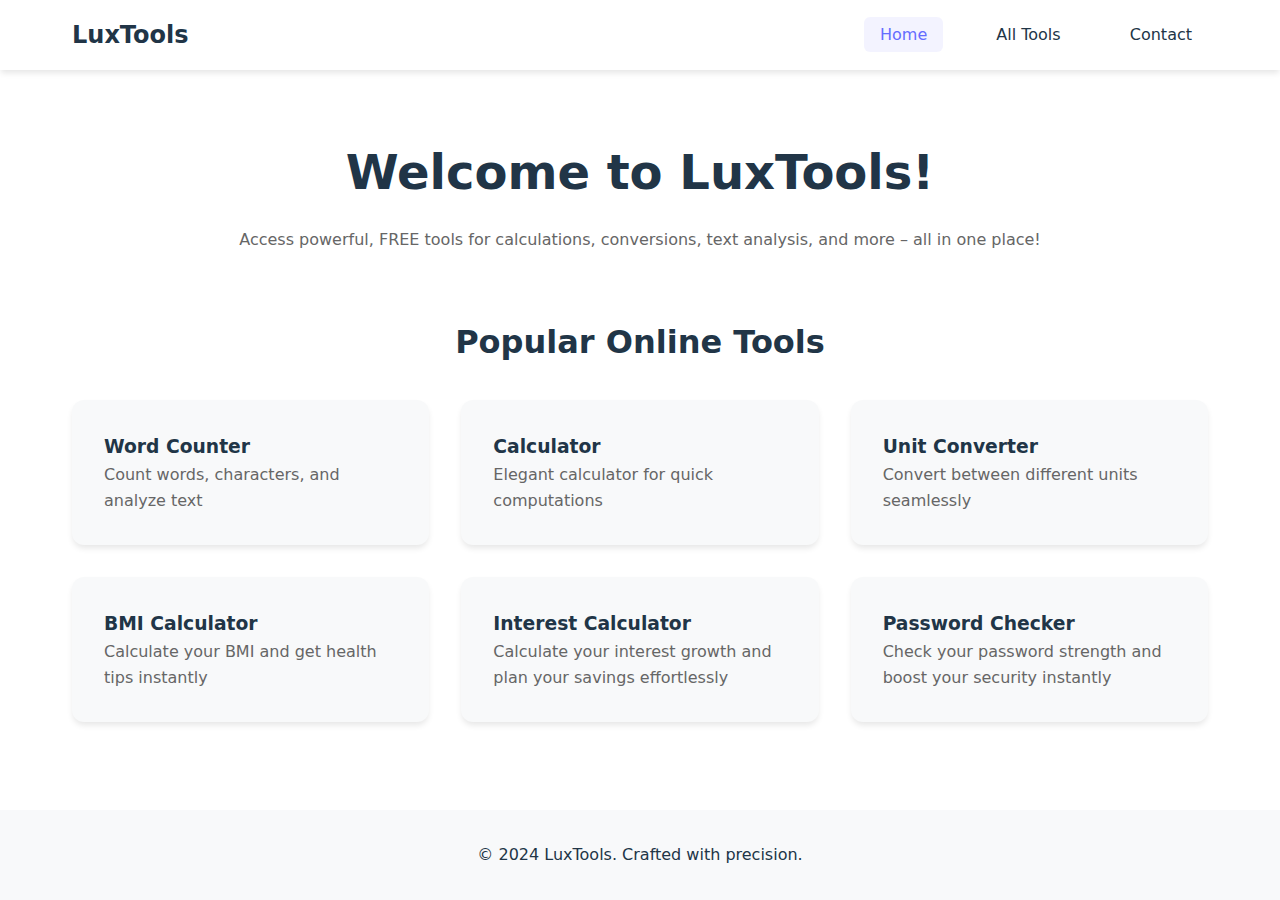
<file: index.html>
<!DOCTYPE html>
<html lang="en">
  <head>
    <script async src="https://pagead2.googlesyndication.com/pagead/js/adsbygoogle.js?client=ca-pub-8052820270994212"
     crossorigin="anonymous"></script>
    <meta name="google-site-verification" content="cn7usor6H_YlYaBcLwwYcyIqjOStj1mydR5bAt7OaoE" />
    <meta charset="UTF-8" />
    <meta name="viewport" content="width=device-width, initial-scale=1.0" />
    <title>LuxTools – Best Free Online Tools for Calculations, Conversions, Text Analysis & More</title>
    <meta name="description" content="LuxTools offers the best free online tools for calculations, conversions, text analysis, and more. Enjoy fast, accurate, and easy-to-use tools designed to simplify your daily tasks — completely free.">
    <link rel="stylesheet" href="style.css">
    <link rel="icon" type="image/jpg" alt="LuxTools Icon - Free online tools for calculations, conversions, text analysis & more" href="./img/luxtools-icon.jpg">
  </head>
  <body>
    <div id="app">
      <header>
        <nav>
            <div class="logo">
                <a href="index.html">LuxTools</a>
              </div>
          <div class="nav-links">
            <a href="/" class="active">Home</a>
            <a href="tools.html">All Tools</a>
            <a href="contact.html">Contact</a>
          </div>
        </nav>
      </header>
      
      <main class="home">
        <h1>Welcome to LuxTools!</h1>
        <p class="subtitle">Access powerful, FREE tools for calculations, conversions, text analysis, and more – all in one place!</p>

        <h2 class="section-title">Popular Online Tools</h2>
        
        <div class="tools-grid">
          <a href="word-counter.html" class="tool-card">
            <h3>Word Counter</h3>
            <p>Count words, characters, and analyze text</p>
          </a>
          
          <a href="calculator.html" class="tool-card">
            <h3>Calculator</h3>
            <p>Elegant calculator for quick computations</p>
          </a>
          
          <a href="unit-converter.html" class="tool-card">
            <h3>Unit Converter</h3>
            <p>Convert between different units seamlessly</p>
          </a>

          <a href="bmi-calculator.html" class="tool-card">
            <h3>BMI Calculator</h3>
            <p>Calculate your BMI and get health tips instantly</p>
          </a>

          <a href="interest-calculator.html" class="tool-card">
            <h3>Interest Calculator</h3>
            <p>Calculate your interest growth and plan your savings effortlessly</p>
          </a>

          <a href="password-checker.html" class="tool-card">
            <h3>Password Checker</h3>
            <p>Check your password strength and boost your security instantly</p>
          </a>
        </div>
      </main>
      
      <footer>
        <p>© 2024 LuxTools. Crafted with precision.</p>
      </footer>
    </div>
    <script type="text/javascript">
      var infolinks_pid = 3430333;
      var infolinks_wsid = 0;
      </script>
      <script type="text/javascript" src="//resources.infolinks.com/js/infolinks_main.js"></script>
  </body>
</html>
</file>
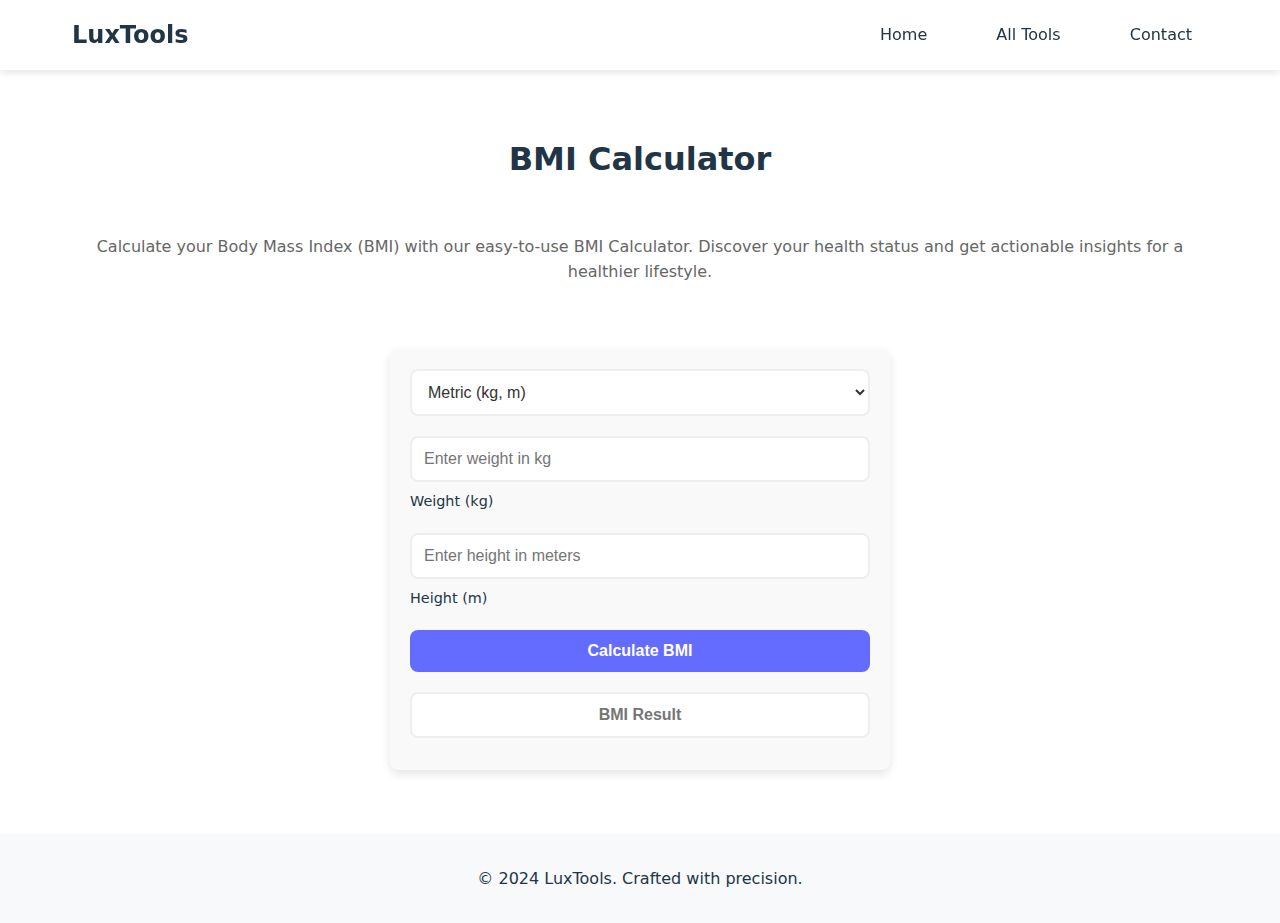
<file: bmi-calculator.html>
<!DOCTYPE html>
<html lang="en">
<head>
    <script async src="https://pagead2.googlesyndication.com/pagead/js/adsbygoogle.js?client=ca-pub-8052820270994212"
     crossorigin="anonymous"></script>
    <meta charset="UTF-8">
    <meta name="viewport" content="width=device-width, initial-scale=1.0">
    <title>BMI Calculator | LuxTools</title>
    <link rel="stylesheet" href="style.css">
    <link rel="icon" type="image/jpg" alt="LuxTools Icon - Free online tools for calculations, conversions, text analysis & more" href="./img/luxtools-icon.jpg">
</head>
<body>
    <div id="app">
        <header>
            <nav>
                <div class="logo">
                    <a href="index.html">LuxTools</a>
                </div>
                <div class="nav-links">
                    <a href="/">Home</a>
                    <a href="tools.html">All Tools</a>
                    <a href="contact.html">Contact</a>
                </div>
            </nav>
        </header>

        <main class="tool-page">
            <h1 class="centered-title">BMI Calculator</h1>
            <p class="subtitle">Calculate your Body Mass Index (BMI) with our easy-to-use BMI Calculator. Discover your health status and get actionable insights for a healthier lifestyle.</p>
            <div class="calculator">
                <select id="unit-type">
                    <option value="metric">Metric (kg, m)</option>
                    <option value="imperial">Imperial (lbs, in)</option>
                </select>

                <div class="input-group">
                    <input type="number" id="weight" placeholder="Enter your weight">
                    <label id="weight-label">Weight (kg)</label>
                </div>

                <div class="input-group">
                    <input type="number" id="height" placeholder="Enter your height">
                    <label id="height-label">Height (m)</label>
                </div>

                <button id="calculate-btn">Calculate BMI</button>

                <div class="input-group">
                    <input type="text" id="bmi-result" placeholder="BMI Result" readonly>
                    <label id="bmi-advice" class="bmi-advice"></label>
                </div>
            </div>
        </main>

        <footer>
            <p>© 2024 LuxTools. Crafted with precision.</p>
        </footer>
    </div>

    <script src="bmi-calculator.js"></script>
    <script type="text/javascript">
var infolinks_pid = 3430333;
var infolinks_wsid = 0;
</script>
<script type="text/javascript" src="//resources.infolinks.com/js/infolinks_main.js"></script>
</body>
</html>
</file>
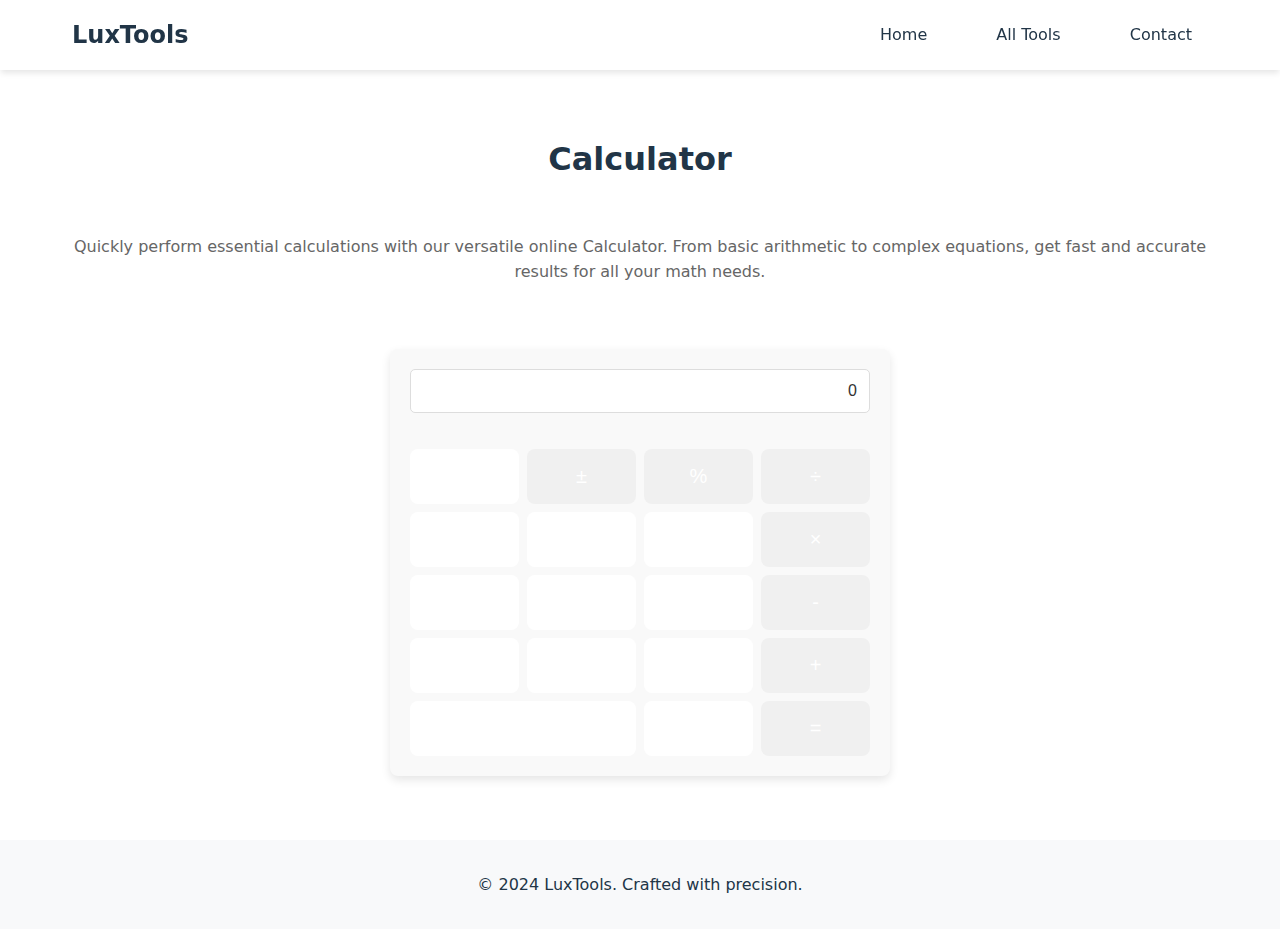
<file: calculator.html>
<!DOCTYPE html>
<html lang="en">
  <head>
    <script async src="https://pagead2.googlesyndication.com/pagead/js/adsbygoogle.js?client=ca-pub-8052820270994212"
     crossorigin="anonymous"></script>
    <meta charset="UTF-8" />
    <meta name="viewport" content="width=device-width, initial-scale=1.0" />
    <title>Calculator | LuxTools</title>
    <link rel="stylesheet" href="style.css">
    <link rel="icon" type="image/jpg" alt="LuxTools Icon - Free online tools for calculations, conversions, text analysis & more" href="./img/luxtools-icon.jpg">
  </head>
  <body>
    <div id="app">
        <header>
            <nav>
                <div class="logo">
                    <a href="index.html">LuxTools</a>
                  </div>
              <div class="nav-links">
                <a href="/">Home</a>
                <a href="tools.html">All Tools</a>
                <a href="contact.html">Contact</a>
              </div>
            </nav>
          </header>
      
      <main class="tool-page">
        <h1 class="centered-title">Calculator</h1>
        <p class="subtitle">Quickly perform essential calculations with our versatile online Calculator. From basic arithmetic to complex equations, get fast and accurate results for all your math needs.</p>
        <div class="calculator">
          <div class="display">
            <input type="text" id="calc-display" readonly>
          </div>
          <div class="keypad">
            <button class="clear">C</button>
            <button class="operator">±</button>
            <button class="operator">%</button>
            <button class="operator">÷</button>
            <button>7</button>
            <button>8</button>
            <button>9</button>
            <button class="operator">×</button>
            <button>4</button>
            <button>5</button>
            <button>6</button>
            <button class="operator">-</button>
            <button>1</button>
            <button>2</button>
            <button>3</button>
            <button class="operator">+</button>
            <button class="wide">0</button>
            <button>.</button>
            <button class="operator">=</button>
          </div>
        </div>
      </main>
      
      <footer>
        <p>© 2024 LuxTools. Crafted with precision.</p>
      </footer>
    </div>
    <script src="calculator.js"></script>
    <script type="text/javascript">
var infolinks_pid = 3430333;
var infolinks_wsid = 0;
</script>
<script type="text/javascript" src="//resources.infolinks.com/js/infolinks_main.js"></script>
  </body>
</html>
</file>
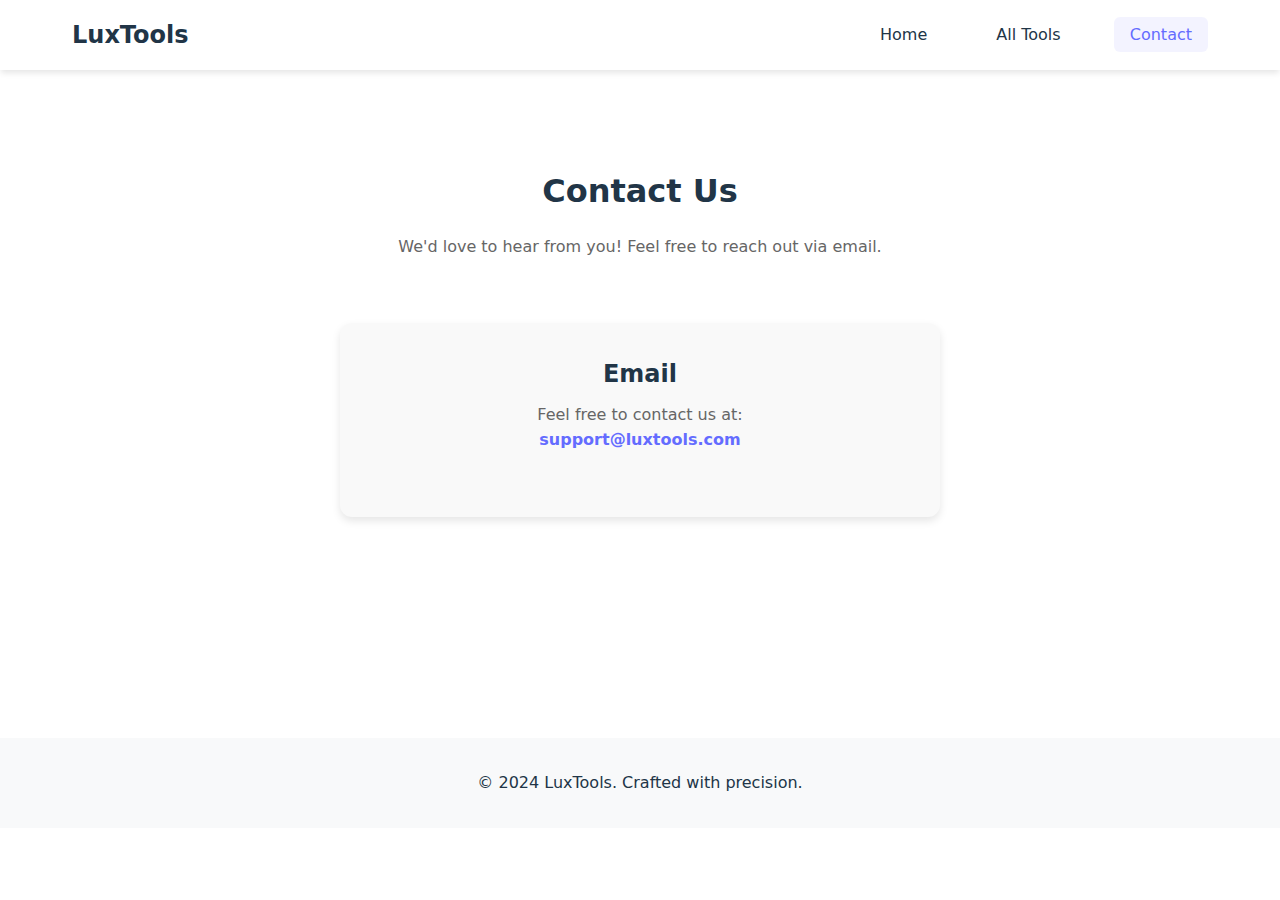
<file: contact.html>
<!DOCTYPE html>
<html lang="en">
<head>
  <script async src="https://pagead2.googlesyndication.com/pagead/js/adsbygoogle.js?client=ca-pub-8052820270994212"
     crossorigin="anonymous"></script>
  <meta charset="UTF-8">
  <meta name="viewport" content="width=device-width, initial-scale=1.0">
  <title>Contact | LuxTools</title>
  <link rel="stylesheet" href="style.css">
  <link rel="icon" type="image/jpg" alt="LuxTools Icon - Free online tools for calculations, conversions, text analysis & more" href="./img/luxtools-icon.jpg">
</head>
<body>
  <header>
    <nav>
      <div class="logo">
        <a href="index.html">LuxTools</a>
      </div>
      <div class="nav-links">
        <a href="/">Home</a>
        <a href="tools.html">All Tools</a>
        <a href="contact.html" class="active">Contact</a>
      </div>
    </nav>
  </header>

  <main>
    <div class="contact-section">
        <h1 class="centered-title">Contact Us</h1>
        <p class="subtitle">We'd love to hear from you! Feel free to reach out via email.</p>
        <div class="contact-card">
          <h2>Email</h2>
          <p>Feel free to contact us at:</p>
          <p><a href="mailto:support@luxtools.com">support@luxtools.com</a></p>
        </div>
      </div>
    </section>
  </main>

  <footer>
    <p>© 2024 LuxTools. Crafted with precision.</p>
  </footer>
  <script type="text/javascript">
var infolinks_pid = 3430333;
var infolinks_wsid = 0;
</script>
<script type="text/javascript" src="//resources.infolinks.com/js/infolinks_main.js"></script>
</body>
</html>
</file>
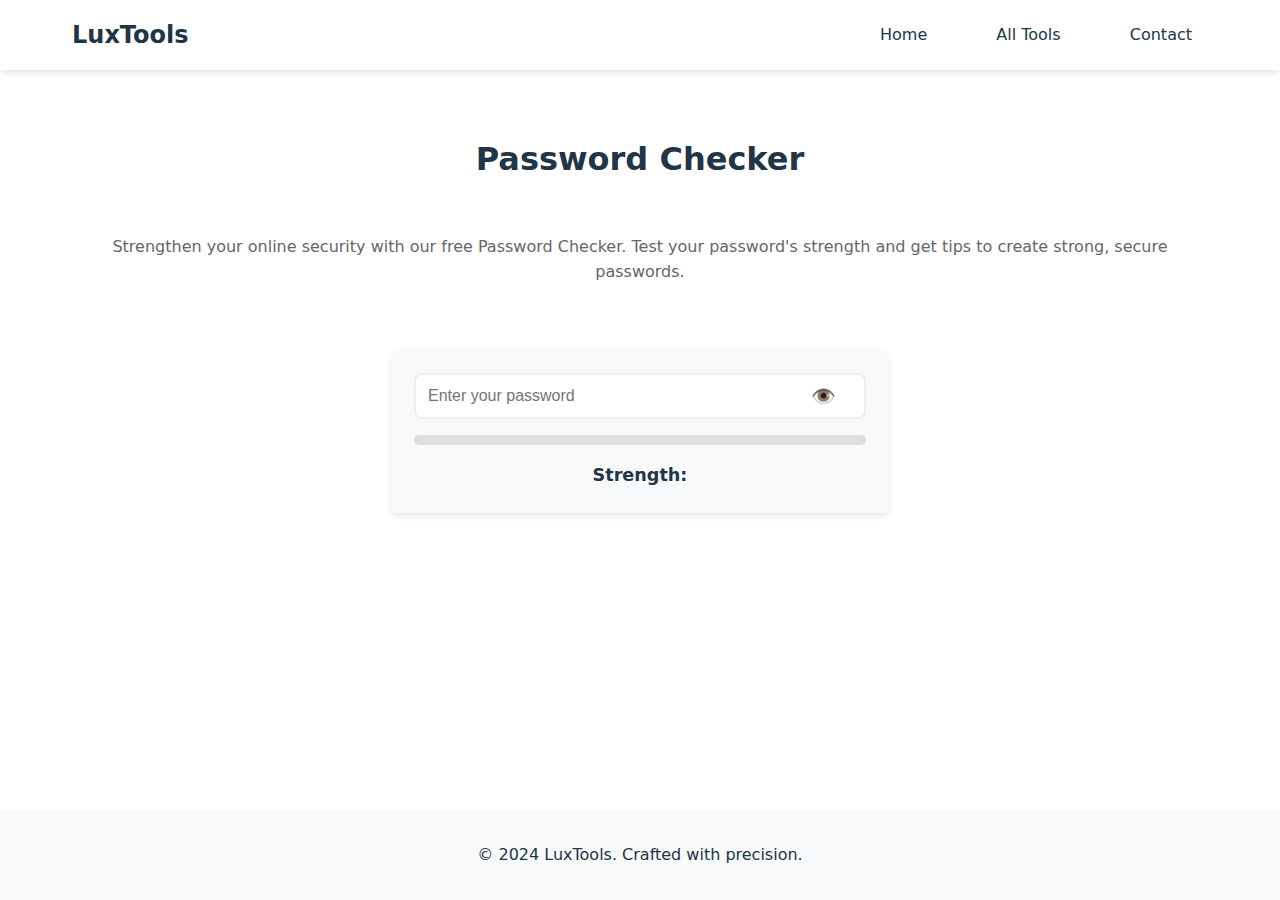
<file: password-checker.html>
<!DOCTYPE html>
<html lang="en">
  <head>
    <script async src="https://pagead2.googlesyndication.com/pagead/js/adsbygoogle.js?client=ca-pub-8052820270994212"
     crossorigin="anonymous"></script>
    <meta charset="UTF-8" />
    <meta name="viewport" content="width=device-width, initial-scale=1.0" />
    <title>Password Strength Checker | LuxTools</title>
    <link rel="stylesheet" href="style.css">
    <link rel="icon" type="image/jpg" alt="LuxTools Icon - Free online tools for calculations, conversions, text analysis & more" href="./img/luxtools-icon.jpg">
  </head>
  <body>
    <div id="app">
      <header>
        <nav>
          <div class="logo">
            <a href="index.html">LuxTools</a>
          </div>
          <div class="nav-links">
            <a href="/">Home</a>
            <a href="tools.html">All Tools</a>
            <a href="contact.html">Contact</a>
          </div>
        </nav>
      </header>

      <main class="tool-page">
        <h1 class="centered-title">Password Checker</h1>
        <p class="subtitle">Strengthen your online security with our free Password Checker. Test your password's strength and get tips to create strong, secure passwords.</p>
        <div class="password-checker">
          <div class="password-input-wrapper">
            <input type="password" id="password" placeholder="Enter your password" />
            <button id="toggle-password" class="eye-icon">&#128065;</button> <!-- Eye icon -->
          </div>
          <div id="strength-bar" class="strength-bar">
            <div id="strength"></div>
          </div>
          <div id="strength-text" class="strength-text">Strength: </div>
        </div>
      </main>

      <footer>
        <p>© 2024 LuxTools. Crafted with precision.</p>
      </footer>
    </div>

    <script src="password-checker.js"></script>
    <script type="text/javascript">
var infolinks_pid = 3430333;
var infolinks_wsid = 0;
</script>
<script type="text/javascript" src="//resources.infolinks.com/js/infolinks_main.js"></script>
  </body>
</html>
</file>
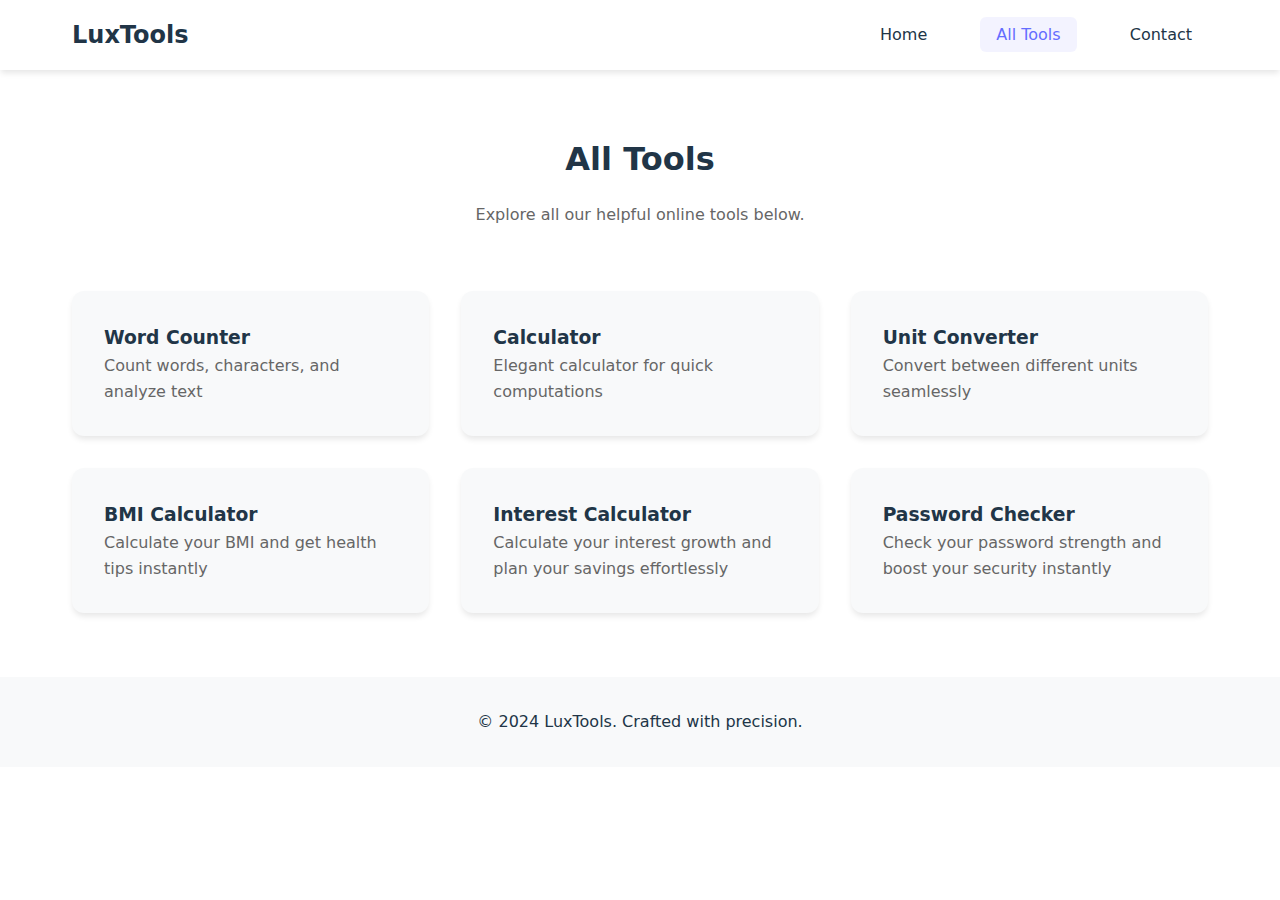
<file: tools.html>
<!DOCTYPE html>
<html lang="en">
<head>
  <script async src="https://pagead2.googlesyndication.com/pagead/js/adsbygoogle.js?client=ca-pub-8052820270994212"
     crossorigin="anonymous"></script>
  <meta charset="UTF-8">
  <meta name="viewport" content="width=device-width, initial-scale=1.0">
  <title>All Tools | LuxTools</title>
  <link rel="stylesheet" href="style.css">
  <link rel="icon" type="image/jpg" alt="LuxTools Icon - Free online tools for calculations, conversions, text analysis & more" href="./img/luxtools-icon.jpg">
</head>
<body>
    <header>
        <nav>
            <div class="logo">
                <a href="index.html">LuxTools</a>
              </div>
          <div class="nav-links">
            <a href="/">Home</a>
            <a href="tools.html" class="active">All Tools</a>
            <a href="contact.html">Contact</a>
          </div>
        </nav>
      </header>
  
      <main>
        <section class="tools-section">
          <h1 class="centered-title">All Tools</h1>
          <p class="subtitle">Explore all our helpful online tools below.</p>
          <div class="tools-grid">
            <a href="word-counter.html" class="tool-card">
              <h3>Word Counter</h3>
              <p>Count words, characters, and analyze text</p>
            </a>
            <a href="calculator.html" class="tool-card">
              <h3>Calculator</h3>
              <p>Elegant calculator for quick computations</p>
            </a>
            <a href="unit-converter.html" class="tool-card">
              <h3>Unit Converter</h3>
              <p>Convert between different units seamlessly</p>
            </a>
            <a href="bmi-calculator.html" class="tool-card">
              <h3>BMI Calculator</h3>
              <p>Calculate your BMI and get health tips instantly</p>
            </a>
            <a href="interest-calculator.html" class="tool-card">
              <h3>Interest Calculator</h3>
              <p>Calculate your interest growth and plan your savings effortlessly</p>
            </a>
  
            <a href="password-checker.html" class="tool-card">
              <h3>Password Checker</h3>
              <p>Check your password strength and boost your security instantly</p>
            </a>
          </div>
        </section>
      </main>
      

      <footer>
        <p>© 2024 LuxTools. Crafted with precision.</p>
      </footer>
      <script type="text/javascript">
        var infolinks_pid = 3430333;
        var infolinks_wsid = 0;
        </script>
        <script type="text/javascript" src="//resources.infolinks.com/js/infolinks_main.js"></script>
</body>
</html>
</file>
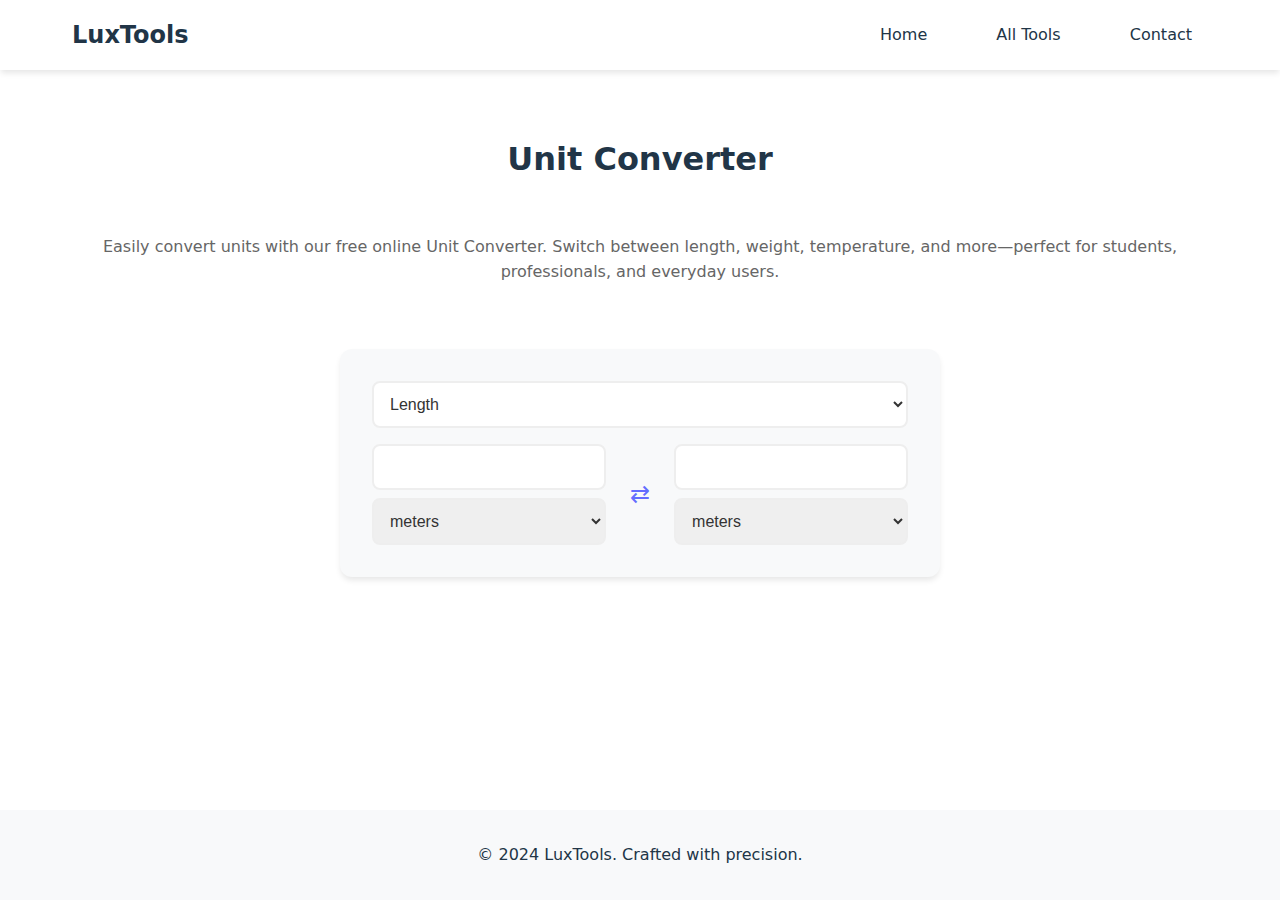
<file: unit-converter.html>
<!DOCTYPE html>
<html lang="en">
  <head>
    <script async src="https://pagead2.googlesyndication.com/pagead/js/adsbygoogle.js?client=ca-pub-8052820270994212"
     crossorigin="anonymous"></script>
    <meta charset="UTF-8" />
    <meta name="viewport" content="width=device-width, initial-scale=1.0" />
    <title>Unit Converter | LuxTools</title>
    <link rel="stylesheet" href="style.css">
    <link rel="icon" type="image/jpg" alt="LuxTools Icon - Free online tools for calculations, conversions, text analysis & more" href="./img/luxtools-icon.jpg">
  </head>
  <body>
    <div id="app">
        <header>
            <nav>
                <div class="logo">
                    <a href="index.html">LuxTools</a>
                  </div>
              <div class="nav-links">
                <a href="/">Home</a>
                <a href="tools.html">All Tools</a>
                <a href="contact.html">Contact</a>
              </div>
            </nav>
          </header>
      
      <main class="tool-page">
        <h1 class="centered-title">Unit Converter</h1>
        <p class="subtitle">Easily convert units with our free online Unit Converter. Switch between length, weight, temperature, and more—perfect for students, professionals, and everyday users.</p>
        <div class="converter">
          <select id="conversion-type">
            <option value="length">Length</option>
            <option value="weight">Weight</option>
            <option value="temperature">Temperature</option>
          </select>
          
          <div class="conversion-inputs">
            <div class="input-group">
              <input type="number" id="from-value">
              <select id="from-unit"></select>
            </div>
            
            <div class="swap-btn">⇄</div>
            
            <div class="input-group">
              <input type="number" id="to-value" readonly>
              <select id="to-unit"></select>
            </div>
          </div>
        </div>
      </main>
      
      <footer>
        <p>© 2024 LuxTools. Crafted with precision.</p>
      </footer>
    </div>
    <script src="unit-converter.js"></script>
    <script type="text/javascript">
      var infolinks_pid = 3430333;
      var infolinks_wsid = 0;
      </script>
      <script type="text/javascript" src="//resources.infolinks.com/js/infolinks_main.js"></script>
  </body>
</html>
</file>
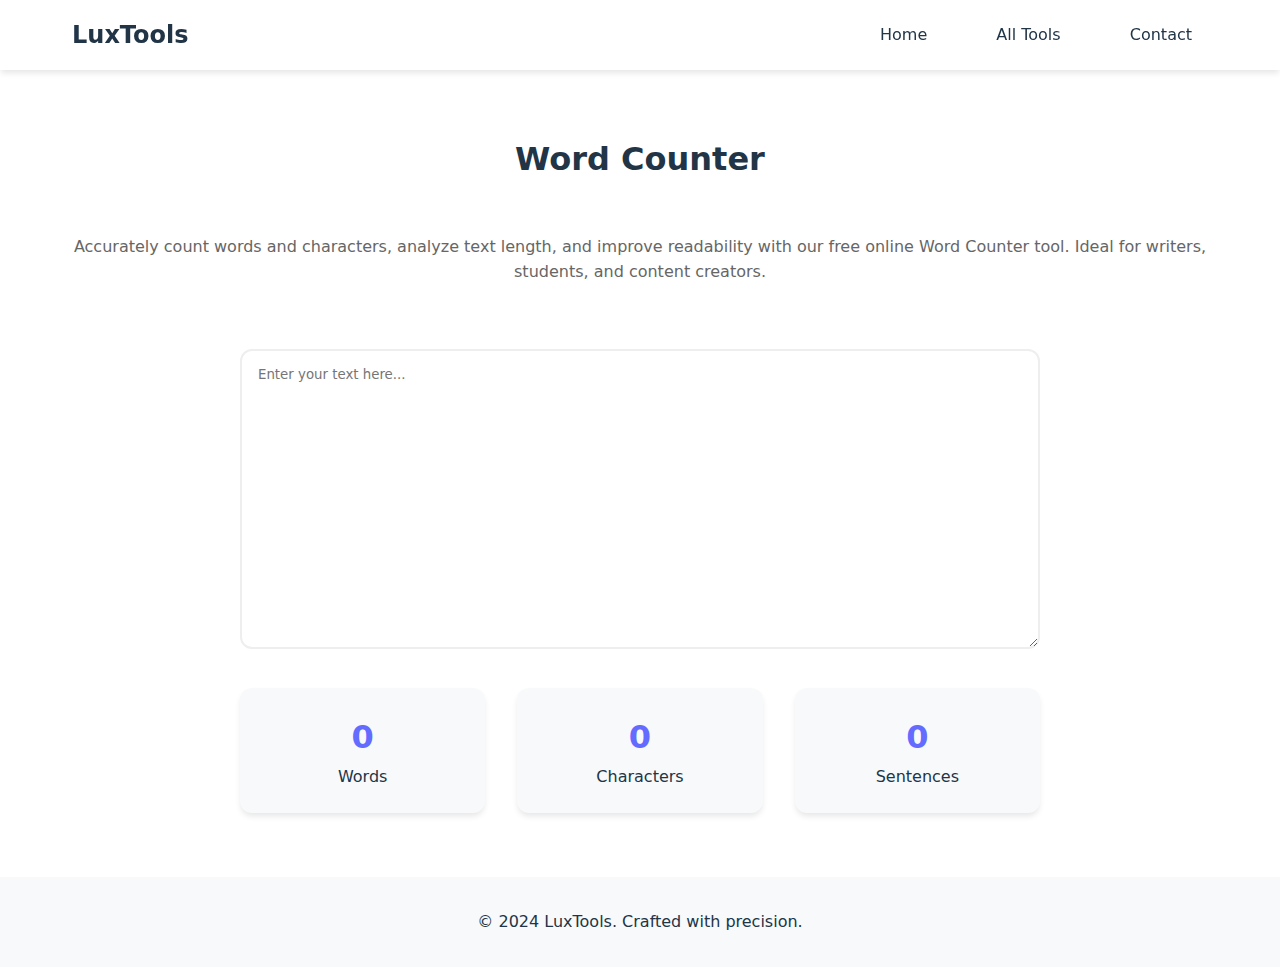
<file: word-counter.html>
<!DOCTYPE html>
<html lang="en">
  <head>
    <script async src="https://pagead2.googlesyndication.com/pagead/js/adsbygoogle.js?client=ca-pub-8052820270994212"
     crossorigin="anonymous"></script>
    <meta charset="UTF-8" />
    <meta name="viewport" content="width=device-width, initial-scale=1.0" />
    <title>Word Counter | LuxTools</title>
    <link rel="stylesheet" href="style.css">
    <link rel="icon" type="image/jpg" alt="LuxTools Icon - Free online tools for calculations, conversions, text analysis & more" href="./img/luxtools-icon.jpg">
  </head>
  <body>
    <div id="app">
        <header>
            <nav>
                <div class="logo">
                    <a href="index.html">LuxTools</a>
                  </div>
              <div class="nav-links">
                <a href="/">Home</a>
                <a href="tools.html">All Tools</a>
                <a href="contact.html">Contact</a>
              </div>
            </nav>
          </header>
      
      <main class="tool-page">
        <h1 class="centered-title">Word Counter</h1>
        <p class="subtitle">Accurately count words and characters, analyze text length, and improve readability with our free online Word Counter tool. Ideal for writers, students, and content creators.</p>
        <div class="tool-container">
          <textarea id="text-input" placeholder="Enter your text here..."></textarea>
          <div class="stats">
            <div class="stat-box">
              <span id="word-count">0</span>
              <label>Words</label>
            </div>
            <div class="stat-box">
              <span id="char-count">0</span>
              <label>Characters</label>
            </div>
            <div class="stat-box">
              <span id="sentence-count">0</span>
              <label>Sentences</label>
            </div>
          </div>
        </div>
      </main>
      
      <footer>
        <p>© 2024 LuxTools. Crafted with precision.</p>
      </footer>
    </div>
    <script src="word-counter.js"></script>
    <script type="text/javascript">
var infolinks_pid = 3430333;
var infolinks_wsid = 0;
</script>
<script type="text/javascript" src="//resources.infolinks.com/js/infolinks_main.js"></script>
  </body>
</html>
</file>
<file: style.css>
:root {
    --primary-color: #1a1a1a;
    --accent-color: #646cff;
    --text-color: #213547;
    --bg-color: #ffffff;
    --card-bg: #f8f9fa;
    --shadow: 0 4px 6px -1px rgba(0, 0, 0, 0.1);
  }
  
  * {
    margin: 0;
    padding: 0;
    box-sizing: border-box;
  }
  
  body {
    font-family: Inter, system-ui, -apple-system, sans-serif;
    color: var(--text-color);
    background-color: var(--bg-color);
    line-height: 1.6;
  }
  
  #app {
    min-height: 100vh;
    display: flex;
    flex-direction: column;
  }
  
  /* Navigation */
  header {
    background: var(--bg-color);
    box-shadow: var(--shadow);
    position: sticky;
    top: 0;
    z-index: 100;
  }
  
  nav {
    max-width: 1200px;
    margin: 0 auto;
    padding: 1rem 2rem;
    display: flex;
    justify-content: space-between;
    align-items: center;
  }
  
  .logo {
    font-size: 1.5rem;
    font-weight: 700;
    color: var(--text-color);
  }

  .logo a {
    color: var(--text-color); /* Kleur zoals gedefinieerd voor logo */
    text-decoration: none;       /* Verwijdert de onderstreping */
    font-size: 1.5rem;
    font-weight: 700;
  }
  
  .nav-links a {
    color: var(--text-color);
    text-decoration: none;
    margin-left: 2rem;
    padding: 0.5rem 1rem;
    border-radius: 6px;
    transition: all 0.3s ease;
  }
  
  .nav-links a:hover,
  .nav-links a.active {
    color: var(--accent-color);
    background: rgba(100, 108, 255, 0.08);
  }

  
  /* Main Content */
  main {
    flex: 1;
    max-width: 1200px;
    margin: 0 auto;
    padding: 4rem 2rem;
    width: 100%;
  }
  
  .home h1 {
    font-size: 3rem;
    text-align: center;
    margin-bottom: 1rem;
  }
  
  .subtitle {
    text-align: center;
    color: #666;
    margin-bottom: 4rem;
  }
  
  .tools-grid {
    display: grid;
    grid-template-columns: repeat(auto-fit, minmax(300px, 1fr));
    gap: 2rem;
    margin-top: 2rem;
  }
  
  .tool-card {
    background: var(--card-bg);
    padding: 2rem;
    border-radius: 12px;
    text-decoration: none;
    color: var(--text-color);
    transition: all 0.3s ease;
    box-shadow: var(--shadow);
  }
  
  .tool-card:hover {
    transform: translateY(-4px);
    box-shadow: 0 8px 12px -1px rgba(0, 0, 0, 0.15);
  }
  
  .tool-card h2 {
    margin-bottom: 1rem;
    color: var(--text-color);
  }
  
  .tool-card p {
    color: #666;
  }
  
  /* Tool Pages */
  .tool-page h1 {
    text-align: center;
    margin-bottom: 3rem;
  }


  /* Specifieke stijl voor de contactkaart */
  .contact-card {
    background-color: #f9f9f9; /* Aangepaste achtergrond voor de kaart */
    max-width: 600px; /* Zorg dat de kaart smaller is */
    margin: 0 auto; /* Centreer de kaart horizontaal */
    padding: 2rem 0 4rem;
    border-radius: 12px;
    box-shadow: 0 4px 8px rgba(0, 0, 0, 0.1);
    text-align: center;
    transition: box-shadow 0.3s ease, transform 0.3s ease;
  }

  .contact-card:hover {
    transform: translateY(-4px);
    box-shadow: 0 8px 12px -1px rgba(0, 0, 0, 0.15);
  }

.contact-card h2 {
  color: var(--text-color);
  font-size: 1.5rem;
  margin-bottom: 0.5rem;
}

.contact-card p {
  font-size: 1rem;
  color: #666;
}

.contact-card a {
  color: var(--accent-color);
  text-decoration: none;
  font-weight: bold;
}

.contact-card a:hover {
  text-decoration: underline;
}

/* Contact sectie achtergrond */
.contact-section {
  background-color: #ffffff; /* Maak de achtergrond wit */
  padding: 2rem 0; /* Voeg wat padding toe */
  min-height: 60vh;
}





  
  /* Word Counter */
  .tool-container {
    max-width: 800px;
    margin: 0 auto;
  }
  
  #text-input {
    width: 100%;
    height: 300px;
    padding: 1rem;
    border: 2px solid #eee;
    border-radius: 12px;
    resize: vertical;
    font-family: inherit;
    margin-bottom: 2rem;
  }
  
  .stats {
    display: grid;
    grid-template-columns: repeat(3, 1fr);
    gap: 2rem;
  }
  
  .stat-box {
    background: var(--card-bg);
    padding: 1.5rem;
    border-radius: 12px;
    text-align: center;
    box-shadow: var(--shadow);
  }
  
  .stat-box span {
    display: block;
    font-size: 2rem;
    font-weight: 700;
    color: var(--accent-color);
  }
  
  /* Calculator */
  .calculator {
    max-width: 400px;
    margin: 0 auto;
    background: var(--card-bg);
    padding: 2rem;
    border-radius: 12px;
    box-shadow: var(--shadow);
  }
  
  .display input {
    width: 100%;
    padding: 1rem;
    font-size: 2rem;
    text-align: right;
    border: none;
    background: white;
    border-radius: 8px;
    margin-bottom: 1rem;
  }
  
  .keypad {
    display: grid;
    grid-template-columns: repeat(4, 1fr);
    gap: 0.5rem;
  }
  
  .keypad button {
    padding: 1rem;
    font-size: 1.25rem;
    border: none;
    background: white;
    border-radius: 8px;
    cursor: pointer;
    transition: all 0.2s;
  }
  
  .keypad button:hover {
    background: var(--accent-color);
    color: white;
  }
  
  .keypad button.wide {
    grid-column: span 2;
  }
  
  .keypad button.operator {
    background: #f0f0f0;
  }
  
  /* Unit Converter */
  .converter {
    max-width: 500px;
    background: var(--card-bg);
    margin: 0 auto;
    padding: 1.5rem;
    border-radius: 8px;
    box-shadow: var(--shadow);
    display: grid;
    gap: 1rem;
  }
  
  #conversion-type {
    width: 100%;
    padding: 0.75rem;
    border: 2px solid #eee;
    border-radius: 8px;
    font-size: 1rem;
    background: white;
  }
  
  .conversion-inputs {
    display: grid;
    gap: 1rem;
    grid-template-columns: 1fr auto 1fr;
    align-items: center;
  }
  
  .input-group input,
  .input-group select {
    width: 100%;
    padding: 0.75rem;
    border: 2px solid #eee;
    border-radius: 8px;
    font-size: 1rem;
  }
  
  .swap-btn {
    cursor: pointer;
    font-size: 1.5rem;
    padding: 0.5rem;
    color: var(--accent-color);
    background: none;
    border: none;
  }
  
  /* Responsive Design */
  @media (max-width: 600px) {
    .conversion-inputs {
      grid-template-columns: 1fr;
    }
  
    .swap-btn {
      transform: rotate(90deg);
      text-align: center;
    }
  }

  .calculator {
    max-width: 500px;
    background: var(--card-bg);
    margin: 0 auto;
    padding: 1.5rem;
    border-radius: 8px;
    box-shadow: var(--shadow);
    display: grid;
    gap: 1rem;
}

#unit-type, #calculate-btn, .input-group input {
    width: 100%;
    padding: 0.75rem;
    border: 2px solid #eee;
    border-radius: 8px;
    font-size: 1rem;
}

#unit-type {
    background: white;
}

#calculate-btn {
    background-color: var(--accent-color);
    color: white;
    font-weight: bold;
    cursor: pointer;
    transition: background 0.3s ease;
    border: none;
}

#calculate-btn:hover {
    background-color: #4a57c7;
}

.input-group label {
    font-size: 0.9rem;
    color: var(--text-color-light);
}

#bmi-result {
    font-weight: bold;
    color: #333;
    text-align: center;
    transition: background-color 0.3s ease;
}

.bmi-advice {
    font-size: 0.9rem;
    color: #666;
    margin-top: 0.25rem;
}

@media (max-width: 600px) {
    .calculator {
        padding: 1rem;
    }
}

/* Interest Calculator Styles */
.calculator {
  display: flex;
  flex-direction: column;
  gap: 20px;
  padding: 20px;
  background-color: #f9f9f9;
  border-radius: 8px;
  box-shadow: 0px 4px 10px rgba(0, 0, 0, 0.1);
}

.input-group {
  display: flex;
  flex-direction: column;
  gap: 10px;
}

input[type="number"],
input[type="text"],
select {
  padding: 12px;
  border: 1px solid #ddd;
  border-radius: 5px;
  font-size: 1rem;
  color: #333;
}

button {
  padding: 12px 20px;
  background-color: #4a57c7; /* Custom color */
  color: white;
  border: none;
  border-radius: 5px;
  font-size: 1rem;
  cursor: pointer;
  transition: background-color 0.3s ease;
}

button:hover {
  background-color: #3c48a1; /* Slightly darker shade */
}

#result {
  font-size: 1.2rem;
  font-weight: bold;
  color: #333;
  margin-top: 20px;
}

canvas {
  margin-top: 30px;
  width: 100%;
  height: 400px;
  border-radius: 8px;
  background-color: #f1f1f1;
  border: 2px solid #4a57c7; /* Custom color border for chart */
}


/* Password Strength Checker Styles */
.password-checker {
  max-width: 500px;
  background: var(--card-bg);
  margin: 0 auto;
  padding: 1.5rem;
  border-radius: 8px;
  box-shadow: var(--shadow);
  display: flex;
  flex-direction: column;
  gap: 1rem;
}

.password-input-wrapper {
  position: relative;
  width: 100%;
}

#password {
  width: 100%;
  padding: 0.75rem;
  border: 2px solid #eee;
  border-radius: 8px;
  font-size: 1rem;
  background: white;
}

#toggle-password {
  position: absolute;
  right: 10px;
  top: 50%;
  transform: translateY(-50%);
  background: none;
  border: none;
  font-size: 1.25rem;
  cursor: pointer;
}

.strength-bar {
  width: 100%;
  height: 10px;
  background: #ddd;
  border-radius: 8px;
  overflow: hidden;
}

#strength {
  height: 100%;
  width: 0;
}

.strength-text {
  font-size: 1.1rem;
  font-weight: bold;
  text-align: center;
}

/* Responsive Design */
@media (max-width: 600px) {
  .password-checker {
    padding: 1rem;
  }
}




  
  /* Footer */
  footer {
    text-align: center;
    padding: 2rem;
    background: var(--card-bg);
    margin-top: auto;
  }

  .centered-title {
    font-size: 2rem; /* Zorg ervoor dat dit gelijk is aan de tool-titels */
    text-align: center;
    color: var(--text-color);
    margin-bottom: 1rem;
  }

  .section-title {
    font-size: 2rem;
    text-align: center;
    color: var(--text-color);
    margin-bottom: 1rem;
  }  
  
  
  /* Responsive Design */
  @media (max-width: 768px) {
    nav {
      flex-direction: column;
      gap: 1rem;
    }
    
    .nav-links {
      display: flex;
      flex-wrap: wrap;
      justify-content: center;
      gap: 0.5rem;
    }
    
    .nav-links a {
      margin: 0;
    }
    
    .stats {
      grid-template-columns: 1fr;
    }
    
    .conversion-inputs {
      grid-template-columns: 1fr;
    }
    
    .swap-btn {
      transform: rotate(90deg);
      text-align: center;
    }
  }

  .converter {
    max-width: 600px;
    margin: 0 auto;
    background: var(--card-bg);
    padding: 2rem;
    border-radius: 12px;
    box-shadow: var(--shadow);
}

.conversion-inputs {
    display: grid;
    grid-template-columns: 1fr auto 1fr;
    gap: 1rem;
    align-items: center;
}

.input-group {
    display: grid;
    gap: 0.5rem;
}

.input-group input,
.input-group select {
    padding: 0.75rem;
    border: 2px solid #eee;
    border-radius: 8px;
    font-size: 1rem;
}

.swap-btn {
    cursor: pointer;
    font-size: 1.5rem;
    padding: 0.5rem;
    color: var(--accent-color);
}

#convert-btn {
    margin-top: 1rem;
    padding: 0.75rem;
    font-size: 1rem;
    color: white;
    background-color: var(--accent-color);
    border: none;
    border-radius: 8px;
    cursor: pointer;
    transition: background 0.3s ease;
}

#convert-btn:hover {
    background-color: darken(var(--accent-color), 10%);
}
</file>
